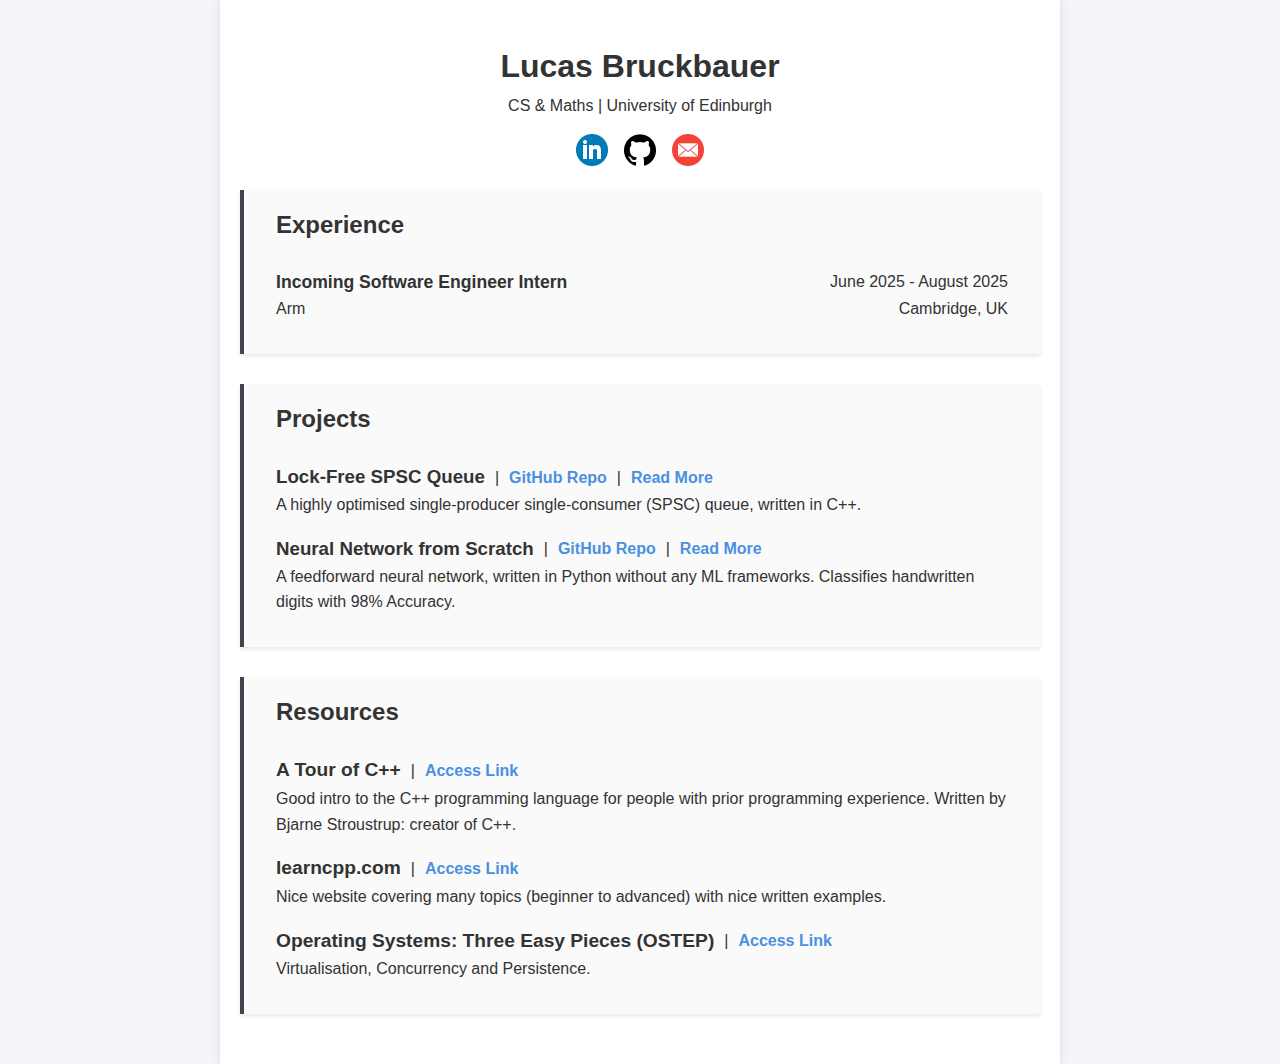
<file: index.html>
<!DOCTYPE html>
<html lang="en">
<head>
    <meta charset="UTF-8">
    <meta name="viewport" content="width=device-width, initial-scale=1.0">
    <title>Lucas Bruckbauer</title>
    <link rel="stylesheet" href="styles.css">
</head>
<body>
    <div class="container">
        <h1>Lucas Bruckbauer</h1>
        <p>CS & Maths | University of Edinburgh</p>
        <div class="social-icons">
            <a href="https://www.linkedin.com/in/lucas-bruckbauer" target="_blank">
                <img src="./assets/icons/linkedin-icon.png" alt="LinkedIn" class="icon">
            </a>
            <a href="https://github.com/wryzxec" target="_blank">
                <img src="./assets/icons/github-icon.png" alt="GitHub" class="icon">
            </a>
            <a href="mailto:lucas.bruckbauer@example.com">
                <img src="./assets/icons/email-icon.png" alt="Email" class="icon">
            </a>
        </div>

        <main>
            <section id="experience">
                <h2>Experience</h2>
                <div class="experience-item">
                    <div class="experience-header">
                        <span class="role">Incoming Software Engineer Intern</span>
                        <span class="date">June 2025 - August 2025</span>
                    </div>
                    <div class="experience-subheader">
                        <span class="company">Arm</span>
                        <span class="location">Cambridge, UK</span>
                    </div>
                </div>
            </section>               

            <section id="projects">
                <h2>Projects</h2>
                <div class="project-item">
                    <div class="project-header">
                        <h3> Lock-Free SPSC Queue </h3> |
                        <a href="https://github.com/wryzxec/PikaQ" target="_blank">GitHub Repo</a> |
                        <a href="lockfree_spsc.html">Read More</a>
                    </div>
                    <p> A highly optimised single-producer single-consumer (SPSC) queue, written in C++.</p> 
                </div>
                <div class="project-item">
                    <div class="project-header">
                        <h3>Neural Network from Scratch</h3> | 
                        <a href="https://github.com/wryzxec/MNIST_NeuralNet" target="_blank">GitHub Repo</a> |
                        <a href="neuralnet.html">Read More</a>
                    </div>
                    <p>A feedforward neural network, written in Python without any ML frameworks. Classifies handwritten digits with 98% Accuracy.</p>
                </div>
            </section>

            <section id="resources">
                <h2>Resources</h2>
                <div class="resource-item">
                    <div class="resource-header">
                        <h3>A Tour of C++</h3> | 
                        <a href="https://isocpp.org/tour" target="_blank">Access Link</a>
                    </div>
                    <p>
                        Good intro to the C++ programming language for people with prior programming experience. 
                        Written by Bjarne Stroustrup: creator of C++.
                    </p>
                </div>
                <div class="resource-item">
                    <div class="resource-header">
                        <h3>learncpp.com</h3> | 
                        <a href="https://www.learncpp.com" target="_blank">Access Link</a>
                    </div>
                    <p>
                        Nice website covering many topics (beginner to advanced) with nice written examples.
                    </p>
                </div>

                <div class="resource-item">
                    <div class="resource-header">
                        <h3>Operating Systems: Three Easy Pieces (OSTEP)</h3> | 
                        <a href="https://pages.cs.wisc.edu/~remzi/OSTEP/" target="_blank">Access Link</a>
                    </div>
                    <p>
                        Virtualisation, Concurrency and Persistence.
                    </p>
                </div>
            </section>
        </main>
    </div>
</body>
</html>
</file>
<file: styles.css>
/* General Reset */
body {
    margin: 0;
    font-family: Arial, sans-serif;
    line-height: 1.6;
    background-color: #f4f4f9;
    color: #333;
}

/* Container */
.container {
    position: relative;
    max-width: 800px;
    margin: 0 auto;
    padding: 20px;
    background: #fff;
    box-shadow: 0 0 10px rgba(0, 0, 0, 0.1);
    text-align: center;
}

h1 {
    margin-bottom: 0em; /* Reduce the bottom margin of the <h1> */
}

p {
    margin-top: 0em;
}

h2 {
    margin-top: 0em;
    margin-bottom: 1em;
}

/* 
<------------------------------------------------------------------------>
                                Main Page
<------------------------------------------------------------------------>
*/

main {
    text-align: left;
}

/* Icons */
.social-icons {
    margin-top: 1em;
    display: flex;
    justify-content: center;
    gap: 1em;
    margin-bottom: 1em;
}

.social-icons .icon {
    width: 32px;
    height: 32px;
    transition: transform 0.3s ease, opacity 0.3s ease;
}

.social-icons .icon:hover {
    transform: scale(1.1);
    opacity: 0.8;
}

/* Experience Section */
#experience {
    margin-bottom: 30px;
    padding: 1em 2em;
    background-color: #fafafa;
    border-left: 4px solid #46414E;
    box-shadow: 0 2px 4px rgba(0, 0, 0, 0.1);
}

.experience-item {
    margin-bottom: 1em;
}

.experience-header {
    display: flex;
    justify-content: space-between;
    align-items: center;
}

.experience-subheader {
    display: flex;
    justify-content: space-between;
    align-items: center;
    margin-bottom: 5px;
}

.role {
    font-weight: bold;
    font-size: 1.1rem;
    flex: 1;
}

/* Projects Section */
#projects {
    margin-bottom: 30px;
    padding: 1em 2em;
    background-color: #fafafa;
    border-left: 4px solid #46414E;
    box-shadow: 0 2px 4px rgba(0, 0, 0, 0.1);
}

.project-item h3 {
    margin: 0;
}

.project-item p {
    margin: 0;
}

.project-item {
    margin-bottom: 1em;
}

.project-header {
    display: inline-flex;
    gap: 10px;
    align-items: center;
}

.project-item a {
    color: #4a90e2;
    text-decoration: none;
    font-weight: bold;
}

.project-item a:hover {
    text-decoration: underline;
    text-decoration-thickness: 3px
}

/* Resources Section */
#resources {
    margin-bottom: 30px;
    padding: 1em 2em;
    background-color: #fafafa;
    border-left: 4px solid #46414E;
    box-shadow: 0 2px 4px rgba(0, 0, 0, 0.1);
}

.resource-item {
    margin-top: 0;
    margin-bottom: 1em;
}

.resource-item p {
    margin: 0;
}

.resource-header {
    display: inline-flex;
    gap: 10px;
    align-items: center;
}

.resource-header h3 {
    margin: 0;
    font-size: 1.2rem;
}

.resource-header a {
    text-decoration: none;
    color: #4a90e2;
    font-weight: bold;
    margin: 0;
}

.resource-header a:hover {
    text-decoration: underline;
    text-decoration-thickness: 3px
}

/* 
<------------------------------------------------------------------------>
                                Project Page
<------------------------------------------------------------------------>
*/

/* Home box styling */
.home-link {
    position: absolute;
    top: 1em;
    left: 1em;
    padding: 8px 12px;
}

.home-link a {
    text-decoration: none;
    color: #4a90e2;
    font-weight: bold;
}

.home-link a:hover {
    text-decoration: underline;
    text-decoration-thickness: 3px;
}

.project-subtitle {
    font-size: 1.5rem;
    font-weight: bold;
    text-align: left;
    margin-top: 20px;
    margin-bottom: 10px;
    color: #333;
}

.project-subsubtitle {
    font-size: 1rem;
    font-weight: bold;
    text-align: left;
    margin-top: 20px;
    margin-bottom: 10px;
    color: #333;
}

.spacer {
    margin-top: 2em;
}

.divider {
    border: none;
    border-top: 2px solid #ddd;
    margin: 10px 0;
}

.project-text {
    text-align: left;
    margin: 10px 0;
}

.image {
    max-width: 100%;
    height: auto;
    display: block;
}

/* Project List Styling */
.project-list {
    text-align: left;
    margin: 20px 0;
    padding-left: 20px;
    font-size: 1rem;
    line-height: 1.8;
    color: #333;
}

.project-list ol {
    list-style-type: decimal;
    margin-left: 2em;
    padding: 0;
}

.project-list p {
    display: inline;
    font-weight: normal;
}

.project-list .bold-enhance {
    font-weight: bold;
    color: #222;
}

/* Project Table Styling */
.styled-table {
    width: 100%;
    border-collapse: collapse;
    margin: 1em auto;
    font-size: 1em;
    font-family: Arial, sans-serif;
    text-align: left;
}

.styled-table thead tr {
    background-color: #f1f1f1;
    font-weight: bold;
}

.styled-table th, .styled-table td {
    text-align: left;
    border: 0.1em solid #ddd;
    padding: 0.7em;
}

.styled-table tbody tr:hover {
    background-color: #f1f1f1;
    cursor: pointer;
}

.project-link a {
    color: #4a90e2;
    text-decoration: none;
    font-weight: bold;
}

.project-link a:hover {
    text-decoration: underline;
    text-decoration-thickness: 3px
}

.project-resource-link {
    text-align: left;
}

.project-resource-link a {
    color: #4a90e2;
    font-weight: bold;
    text-decoration: none;
}

.project-resource-link a:hover {
    text-decoration: underline;
    text-decoration-thickness: 3px
}

.project-resource-link a:visited {
    color: #4a90e2;
    text-decoration: none;
    font-weight: bold;
    text-align: left;
}
</file>
